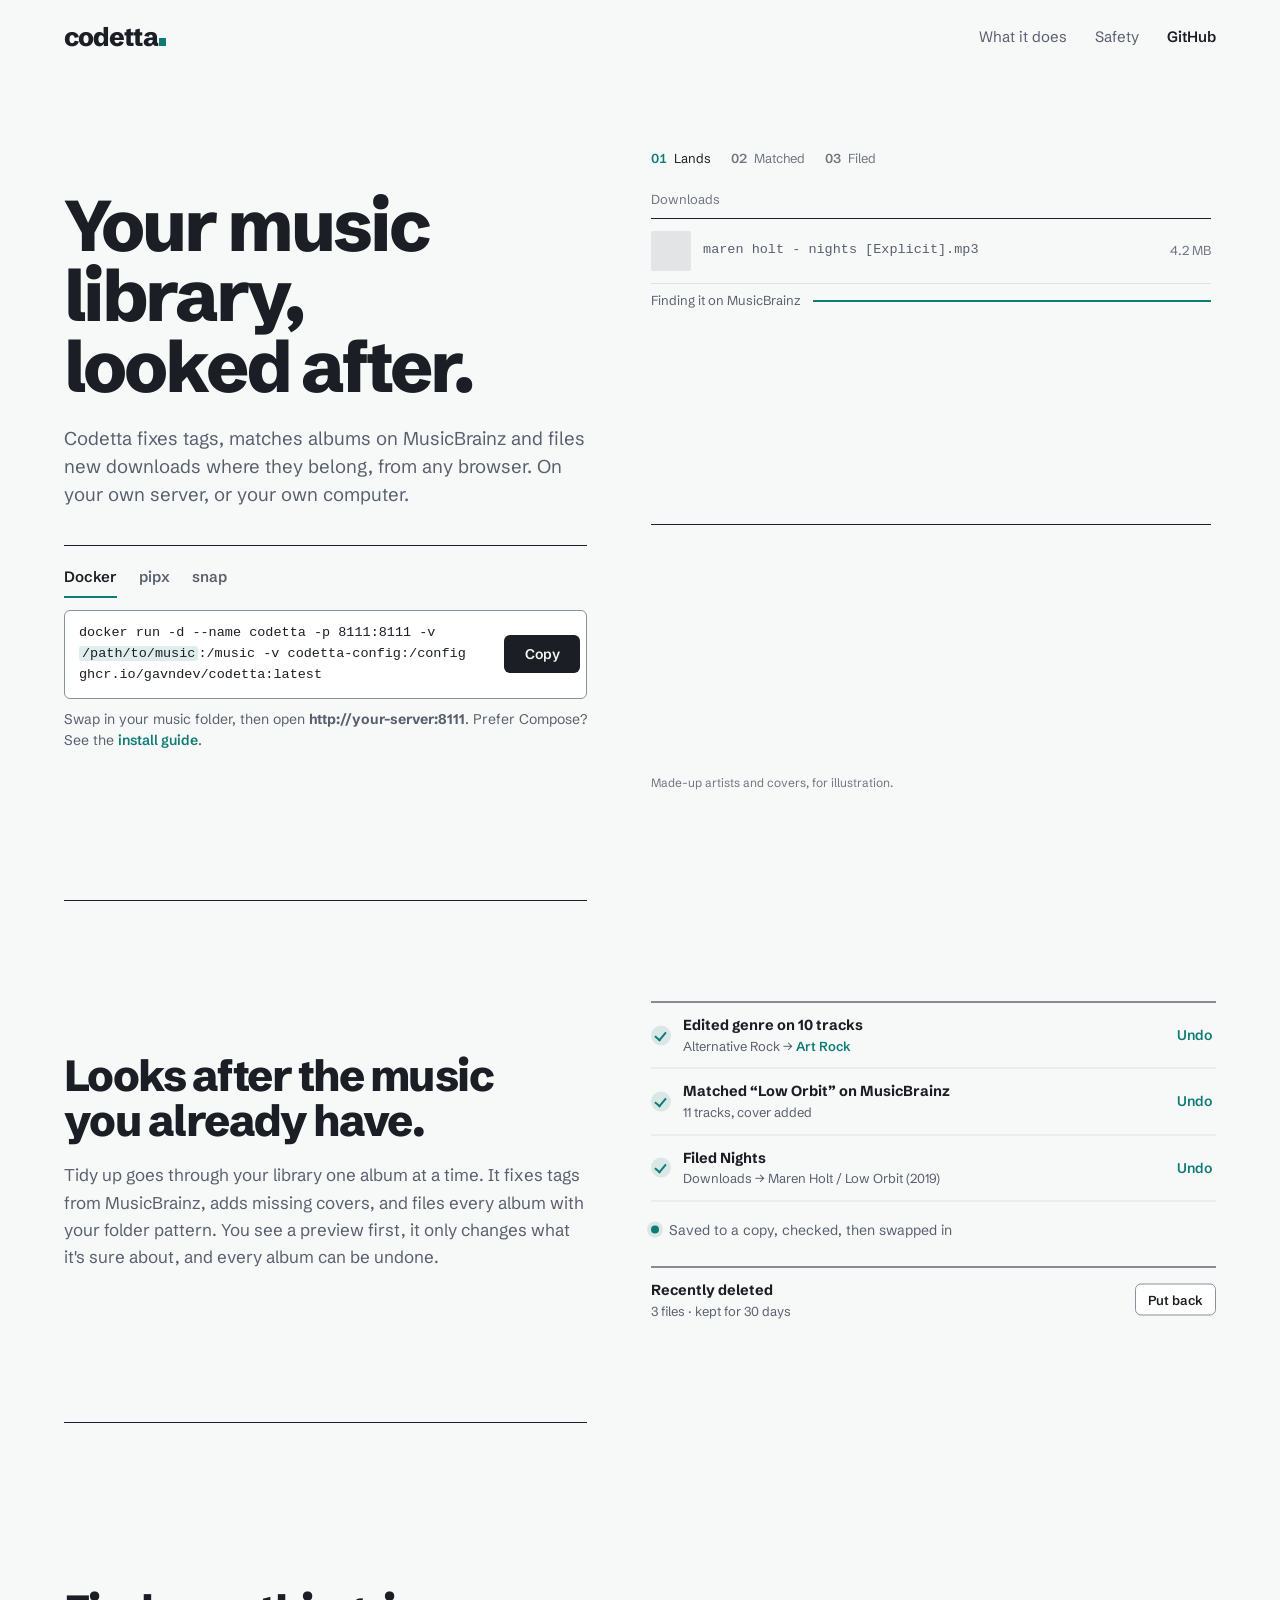
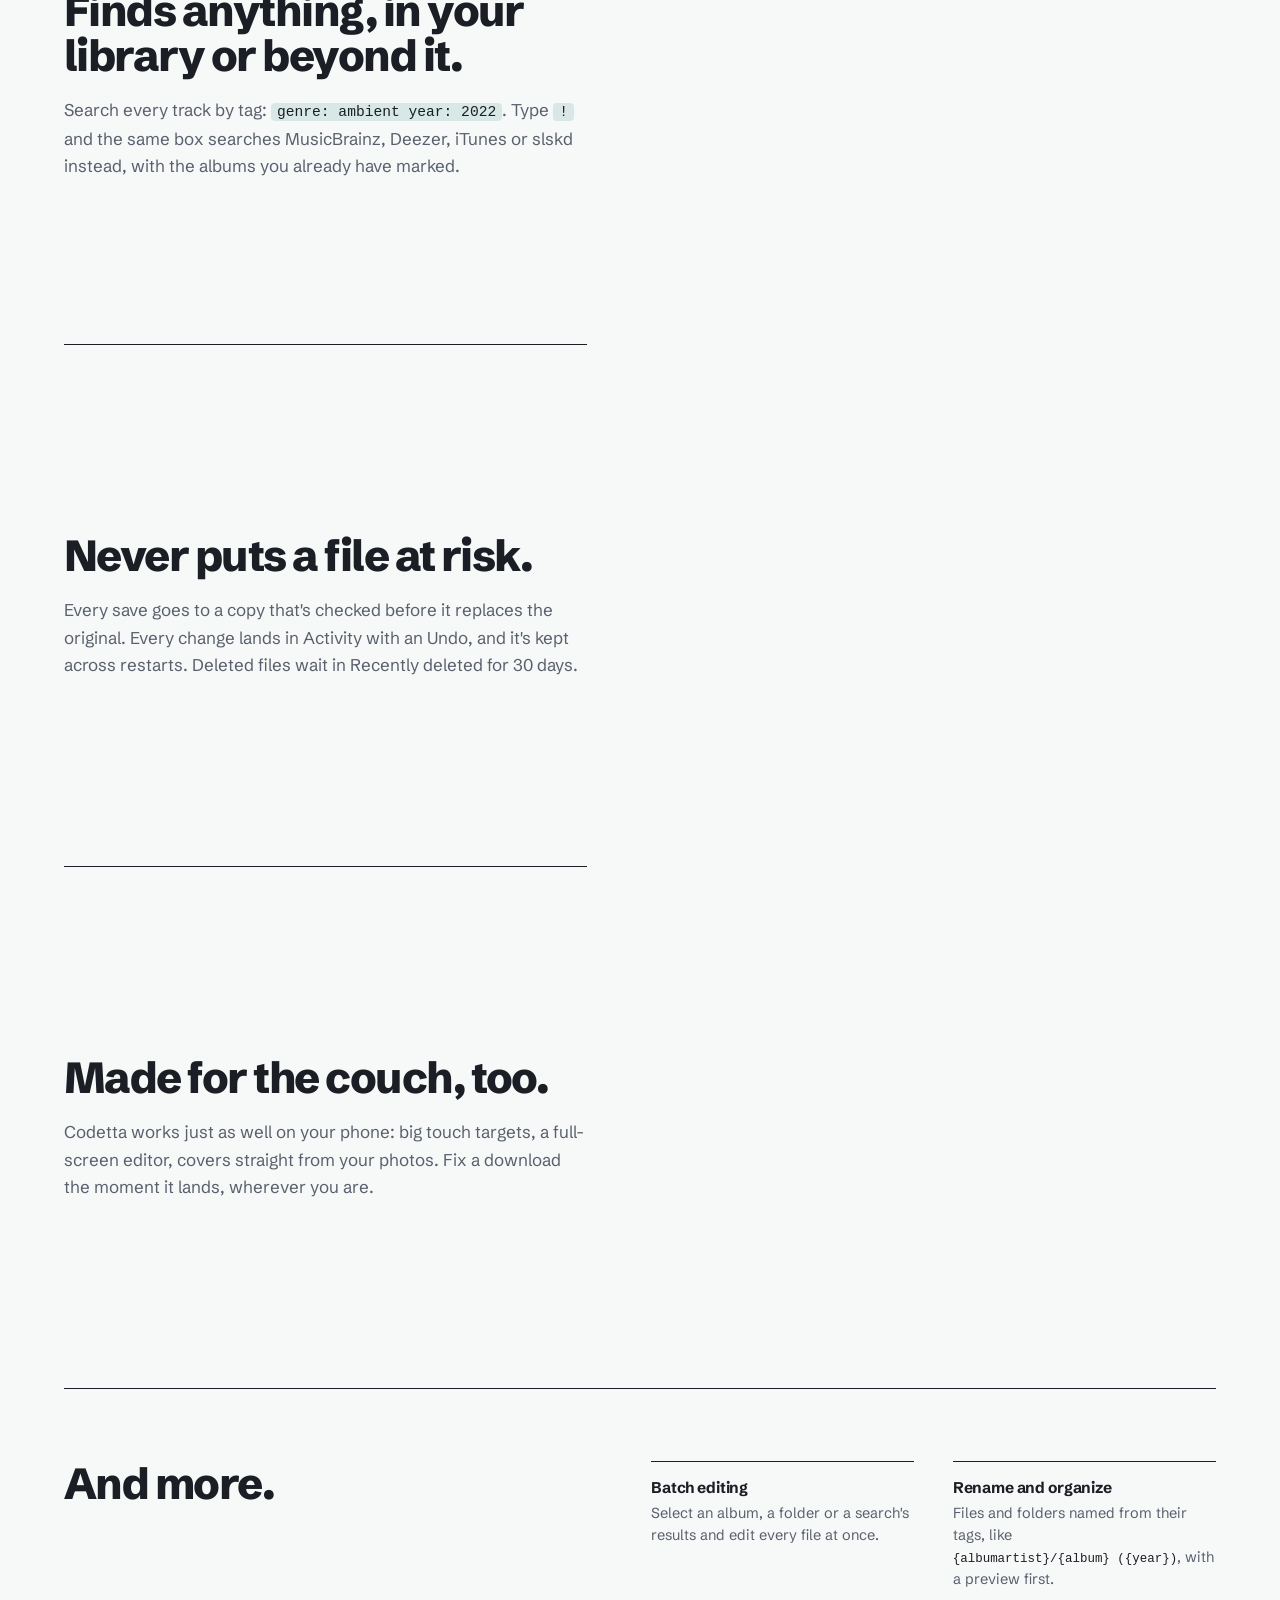
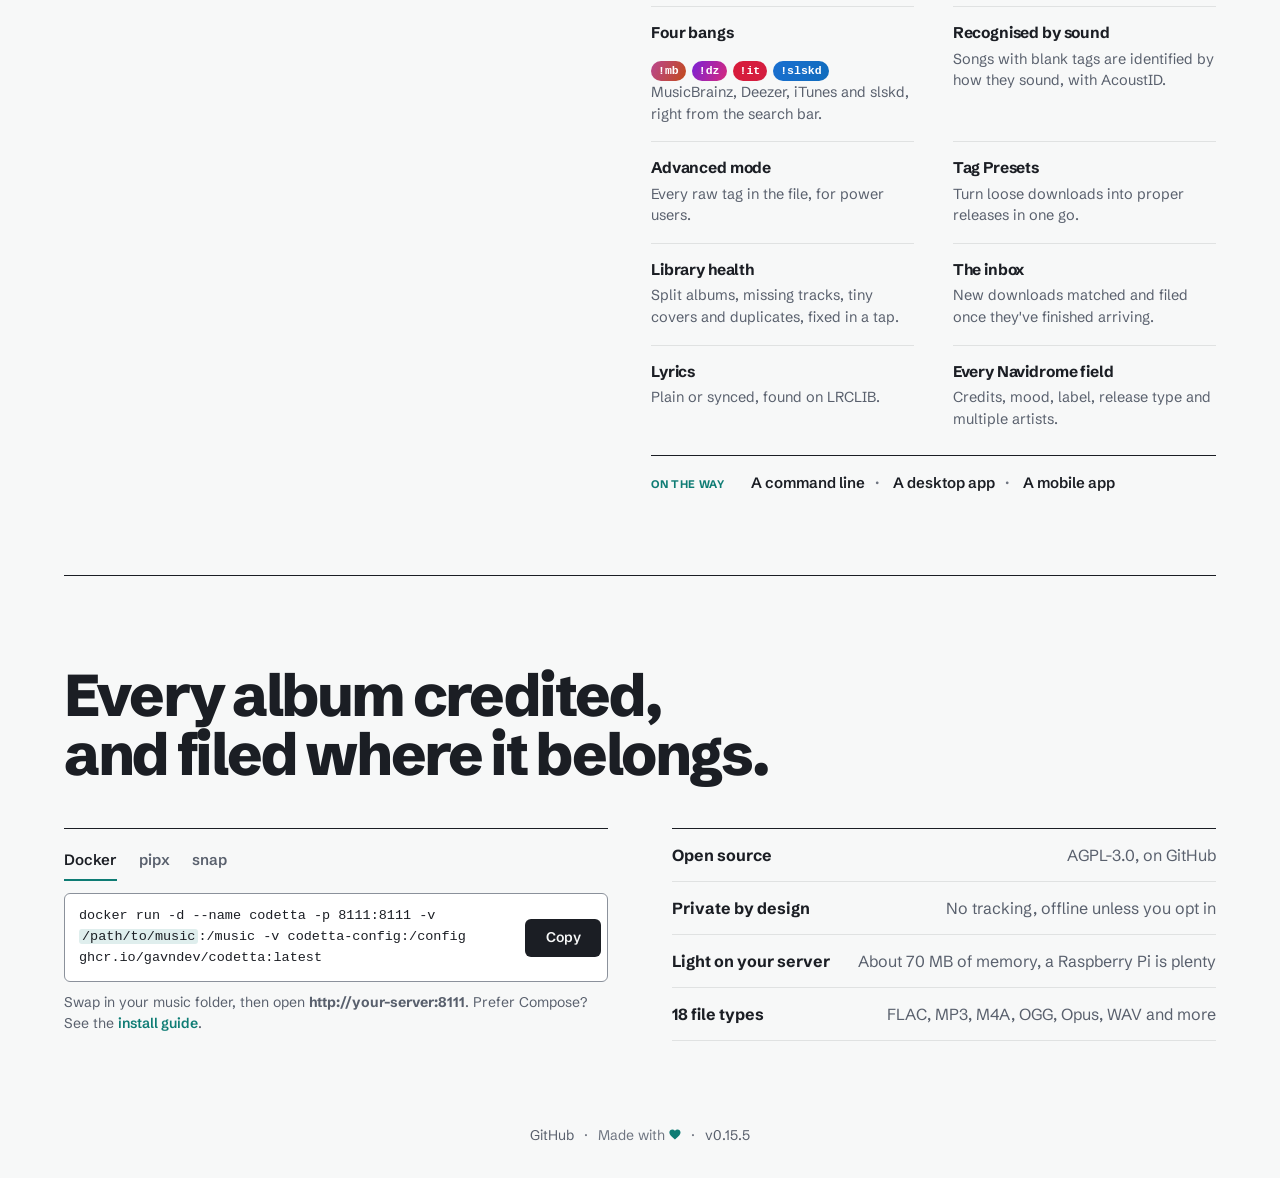
<file: site/index.html>
<!doctype html>
<html lang="en">
<head>
  <meta charset="utf-8">
  <meta name="viewport" content="width=device-width, initial-scale=1, viewport-fit=cover">
  <title>Codetta – self-hosted music tag editor and library manager</title>
  <meta name="description" content="Self-hosted music tag editor and library manager. Fix tags, match albums on MusicBrainz and organize FLAC and MP3 files from any browser, phone included. Free and open source.">
  <link rel="canonical" href="https://gavndev.github.io/codetta/">
  <meta name="google-site-verification" content="PlCFQQIg6nAC1Fc8z2s0qiPq2YGmrCqKHoKmEZnzqug">
  <meta name="theme-color" content="#f7f8f8" media="(prefers-color-scheme: light)">
  <meta name="theme-color" content="#131418" media="(prefers-color-scheme: dark)">
  <meta property="og:title" content="Codetta – self-hosted music tag editor and library manager">
  <meta property="og:site_name" content="Codetta">
  <meta property="og:description" content="Fix tags, match albums on MusicBrainz and file new downloads, from any browser. On your own server.">
  <meta property="og:image" content="https://gavndev.github.io/codetta/og.png">
  <meta property="og:url" content="https://gavndev.github.io/codetta/">
  <meta property="og:type" content="website">
  <meta property="og:image:alt" content="Codetta: your music library, looked after. Fix tags, match albums on MusicBrainz and organize files from any browser.">
  <meta name="twitter:card" content="summary_large_image">
  <meta name="twitter:title" content="Codetta – self-hosted music tag editor and library manager">
  <meta name="twitter:description" content="Fix tags, match albums on MusicBrainz and organize your music files, from any browser. On your own server.">
  <meta name="twitter:image" content="https://gavndev.github.io/codetta/og.png">
  <script type="application/ld+json">
  {
    "@context": "https://schema.org",
    "@type": "SoftwareApplication",
    "name": "Codetta",
    "description": "Self-hosted music tag editor and library manager. Fix tags, match albums on MusicBrainz and organize FLAC and MP3 files from any browser, phone included. Free and open source.",
    "url": "https://gavndev.github.io/codetta/",
    "image": "https://gavndev.github.io/codetta/og.png",
    "applicationCategory": "MultimediaApplication",
    "applicationSubCategory": "Music tag editor",
    "operatingSystem": "Linux, macOS, Windows, Docker",
    "license": "https://www.gnu.org/licenses/agpl-3.0.html",
    "isAccessibleForFree": true,
    "offers": { "@type": "Offer", "price": "0", "priceCurrency": "USD" },
    "codeRepository": "https://github.com/gavndev/codetta",
    "downloadUrl": "https://github.com/gavndev/codetta/releases",
    "sameAs": ["https://github.com/gavndev/codetta", "https://pypi.org/project/codetta/", "https://snapcraft.io/codetta", "https://alternativeto.net/software/codetta/about/"],
    "author": { "@type": "Person", "name": "Gavin Griggs", "url": "https://github.com/gavndev" }
  }
  </script>
  <link rel="icon" href="icon.svg" type="image/svg+xml">
  <link rel="apple-touch-icon" href="apple-touch-icon.png">
  <link rel="preload" href="fonts/schibsted-grotesk.woff2" as="font" type="font/woff2" crossorigin>
  <link rel="stylesheet" href="site.css">
  <script src="site.js" defer></script>
</head>
<body>
  <a class="skip" href="#get">Skip to install</a>

  <header class="top">
    <a class="wordmark" href="#" aria-label="Codetta home">codetta<i aria-hidden="true"></i></a>
    <nav aria-label="Page">
      <a href="#what">What it does</a>
      <a href="#safety">Safety</a>
      <a href="https://github.com/gavndev/codetta" class="gh">GitHub</a>
    </nav>
  </header>

  <main>
    <!-- Hero: the headline and the install command, beside one download's journey -->
    <section class="hero" aria-labelledby="hero-title">
      <div class="hero-copy">
        <h1 id="hero-title">Your music library, looked&nbsp;after.</h1>
        <p class="lede">Codetta fixes tags, matches albums on MusicBrainz and files new downloads where they belong, from any browser. On your own server, or your own computer.</p>

        <div class="get" id="get" data-install>
          <div class="tabs" role="tablist" aria-label="How to install">
            <button role="tab" aria-selected="true" data-tab="docker">Docker</button>
            <button role="tab" aria-selected="false" data-tab="pipx">pipx</button>
            <button role="tab" aria-selected="false" data-tab="snap">snap</button>
          </div>
          <div class="cmd">
            <code data-cmd></code>
            <button class="copy" type="button" data-copy>Copy</button>
          </div>
          <p class="hint" data-hint></p>
        </div>
      </div>

      <figure class="stage" aria-label="A download being matched, tagged and filed by Codetta">
        <ol class="steps" aria-hidden="true">
          <li data-step="1"><b>01</b> Lands</li>
          <li data-step="2"><b>02</b> Matched</li>
          <li data-step="3"><b>03</b> Filed</li>
        </ol>

        <div class="journey" data-journey>
          <p class="path"><span>Downloads</span></p>
          <div class="file" data-file>
            <span class="file-art" aria-hidden="true"></span>
            <span class="file-name">maren holt - nights [Explicit].mp3</span>
            <span class="file-size">4.2 MB</span>
          </div>
          <p class="finding" data-finding><span>Finding it on MusicBrainz</span><i class="bar"></i></p>

          <div class="spread" data-spread>
            <img class="cover" data-cover src="covers/low-orbit.webp" alt="Low Orbit by Maren Holt (made-up album)" width="640" height="640">
            <div class="spread-text">
              <h2>Nights</h2>
              <p>Maren Holt · Low Orbit · 2019</p>
              <span class="chip">Matched · 98%</span>
            </div>
          </div>

          <dl class="credits" data-credits>
            <div><dt>Title</dt><dd><s>nights [Explicit]</s> <em>Nights</em></dd></div>
            <div><dt>Artist</dt><dd><s>maren holt</s> <em>Maren Holt</em></dd></div>
            <div><dt>Album</dt><dd><s>Unknown Album</s> <em>Low Orbit</em></dd></div>
            <div><dt>Year</dt><dd><s>none</s> <em>2019</em></dd></div>
            <div><dt>Cover</dt><dd><s>none</s> <em>Added</em></dd></div>
          </dl>

          <p class="filed" data-filed><span>Filed in</span> <code>Maren Holt / Low Orbit (2019) / 09 Nights.mp3</code></p>
        </div>

        <div class="wall" data-wall aria-hidden="true"></div>
        <button class="replay" type="button" data-replay hidden>Play again</button>
        <figcaption class="note">Made-up artists and covers, for illustration.</figcaption>
      </figure>
    </section>

    <!-- What it does: chapter texts scroll on the left while one pinned stage on the right
         plays each chapter's scene (on phones, each scene sits under its text). -->
    <section class="chapters" id="what" aria-label="What Codetta does">
      <div class="chapter-list">
      <article class="chapter" data-scene="tidy">
        <div class="chapter-text">
          <h2>Looks after the music you already have.</h2>
          <p>Tidy up goes through your library one album at a time. It fixes tags from MusicBrainz, adds missing covers, and files every album with your folder pattern. You see a preview first, it only changes what it's sure about, and every album can be undone.</p>
        </div>
        <div class="scene scene-tidy" aria-hidden="true">
          <div class="scene-head"><b>Tidy up</b><span data-count>0 of 48 albums</span></div>
          <i class="progress"><i data-progress></i></i>
          <ul class="moves">
            <li><s>aurora lane/paper sat/01 lift off.flac</s><span>Aurora Lane / Paper Satellites (2023) / 01 Lift Off.flac</span></li>
            <li><s>Unknown Album/track03.mp3</s><span>Kōsei Mori / Northern Signal (2021) / 03 Northern Signal.mp3</span></li>
            <li><s>glass garden (deluxe)/1-04 cristal.m4a</s><span>Marisol Vega / Glass Garden (2025) / 04 Cristal.m4a</span></li>
            <li><s>VA/midnight tapes 320/06.flac</s><span>Nightfall Collective / Midnight Tapes (2024) / 06 Velvet Signal.flac</span></li>
          </ul>
          <div class="stats"><div><b data-fixed>0</b><span>fixed</span></div><div><b>31</b><span>already fine</span></div><div><b>2</b><span>need you</span></div></div>
        </div>
      </article>

      <article class="chapter" data-scene="search">
        <div class="chapter-text">
          <h2>Finds anything, in your library or beyond it.</h2>
          <p>Search every track by tag: <code>genre: ambient year: 2022</code>. Type <code>!</code> and the same box searches MusicBrainz, Deezer, iTunes or slskd instead, with the albums you already have marked.</p>
        </div>
        <div class="scene scene-search" aria-hidden="true">
          <div class="searchbox"><span class="bang c-dz" data-bang hidden><i></i><span data-bang-label>Deezer</span></span><span data-typed></span><i class="caret"></i><span class="ph" data-ph>Search anything</span></div>
          <div class="suggest" data-suggest hidden>
            <p>Search elsewhere</p>
            <ul>
              <li data-names="mb musicbrainz"><span class="chip c-mb">MusicBrainz</span><span>Artists and releases on MusicBrainz</span><kbd>!mb</kbd></li>
              <li data-names="slskd soulseek"><span class="chip c-sk">slskd</span><span>Look for music on Soulseek</span><kbd>!slskd</kbd></li>
              <li data-names="dz deezer"><span class="chip c-dz">Deezer</span><span>Albums on Deezer</span><kbd>!dz</kbd></li>
              <li data-names="it itunes apple"><span class="chip c-it">iTunes</span><span>Albums on iTunes and Apple Music</span><kbd>!it</kbd></li>
            </ul>
          </div>
          <ul class="results" data-results>
            <li><img src="covers/slow-bloom.webp" alt="" width="56" height="56"><span><b>Slow Bloom</b>The Quiet Hours · Album · 10 tracks</span><em class="have">In your library</em></li>
            <li><img src="covers/slow-bloom.webp" alt="" width="56" height="56"><span><b>Slow Bloom (Deluxe)</b>The Quiet Hours · Album · 14 tracks</span><em>Open on Deezer</em></li>
            <li><img class="alt" src="covers/slow-bloom.webp" alt="" width="56" height="56"><span><b>Slow Bloom (Remixes)</b>The Quiet Hours · EP · 4 tracks</span><em>Open on Deezer</em></li>
          </ul>
        </div>
      </article>

      <article class="chapter" id="safety" data-scene="undo">
        <div class="chapter-text">
          <h2>Never puts a file at risk.</h2>
          <p>Every save goes to a copy that's checked before it replaces the original. Every change lands in Activity with an Undo, and it's kept across restarts. Deleted files wait in Recently deleted for 30 days.</p>
        </div>
        <div class="scene scene-undo" aria-hidden="true">
          <ol class="activity">
            <li data-entry><i class="tick"></i><span><b>Edited genre on 10 tracks</b><small>Alternative Rock → <em>Art Rock</em></small></span><button tabindex="-1" data-undo>Undo</button></li>
            <li><i class="tick"></i><span><b>Matched “Low Orbit” on MusicBrainz</b><small>11 tracks, cover added</small></span><button tabindex="-1">Undo</button></li>
            <li><i class="tick"></i><span><b>Filed Nights</b><small>Downloads → Maren Holt / Low Orbit (2019)</small></span><button tabindex="-1">Undo</button></li>
          </ol>
          <p class="verify"><i></i>Saved to a copy, checked, then swapped in</p>
          <div class="trash"><span><b>Recently deleted</b><small>3 files · kept for 30 days</small></span><button tabindex="-1">Put back</button></div>
        </div>
      </article>

      <article class="chapter" data-scene="phone">
        <div class="chapter-text">
          <h2>Made for the couch, too.</h2>
          <p>Codetta works just as well on your phone: big touch targets, a full-screen editor, covers straight from your photos. Fix a download the moment it lands, wherever you are.</p>
        </div>
        <div class="scene scene-phone" aria-hidden="true">
          <div class="phone">
            <div class="phone-top"><span class="pm">c</span><span class="ps">Search Low Orbit</span></div>
            <div class="phone-album">
              <img src="covers/low-orbit.webp" alt="" width="96" height="96">
              <div><b>Low Orbit</b><span>Maren Holt · 2019</span><em>Synth-pop</em></div>
            </div>
            <ol class="phone-tracks">
              <li><b>05</b>Ground Control</li><li><b>06</b>Slow Burn</li><li><b>07</b>Gravity Well</li><li><b>08</b>Afterimage</li><li class="on"><b>09</b>Nights</li><li><b>10</b>Re-entry</li><li><b>11</b>Low Orbit</li>
            </ol>
            <div class="phone-sheet" data-sheet><span>Genre</span><b data-genre>Synth-pop</b><button tabindex="-1">Save</button></div>
          </div>
        </div>
      </article>
      </div>
      <div class="chapter-stage" aria-hidden="true"></div>
    </section>

    <!-- Close: one more chance to install, and the facts -->
    <!-- And more: the rest of what's in the box, then what's coming -->
    <section class="more" aria-labelledby="more-title">
      <div class="more-inner">
        <h2 id="more-title">And more.</h2>
        <div>
          <ul class="more-list">
            <li><b>Batch editing</b><span>Select an album, a folder or a search's results and edit every file at once.</span></li>
            <li><b>Rename and organize</b><span>Files and folders named from their tags, like <code>{albumartist}/{album} ({year})</code>, with a preview first.</span></li>
            <li><b>Four bangs</b><span><i class="chip c-mb">!mb</i> <i class="chip c-dz">!dz</i> <i class="chip c-it">!it</i> <i class="chip c-sk">!slskd</i> MusicBrainz, Deezer, iTunes and slskd, right from the search bar.</span></li>
            <li><b>Recognised by sound</b><span>Songs with blank tags are identified by how they sound, with AcoustID.</span></li>
            <li><b>Advanced mode</b><span>Every raw tag in the file, for power users.</span></li>
            <li><b>Tag Presets</b><span>Turn loose downloads into proper releases in one go.</span></li>
            <li><b>Library health</b><span>Split albums, missing tracks, tiny covers and duplicates, fixed in a tap.</span></li>
            <li><b>The inbox</b><span>New downloads matched and filed once they've finished arriving.</span></li>
            <li><b>Lyrics</b><span>Plain or synced, found on LRCLIB.</span></li>
            <li><b>Every Navidrome field</b><span>Credits, mood, label, release type and multiple artists.</span></li>
          </ul>
          <div class="soon"><b>On the way</b><span>A command line</span><span>A desktop app</span><span>A mobile app</span></div>
        </div>
      </div>
    </section>

    <section class="close" aria-labelledby="close-title">
      <div class="close-inner">
      <h2 id="close-title">Every album credited, and filed where it belongs.</h2>
      <div class="close-grid">
        <div class="get" data-install>
          <div class="tabs" role="tablist" aria-label="How to install">
            <button role="tab" aria-selected="true" data-tab="docker">Docker</button>
            <button role="tab" aria-selected="false" data-tab="pipx">pipx</button>
            <button role="tab" aria-selected="false" data-tab="snap">snap</button>
          </div>
          <div class="cmd">
            <code data-cmd></code>
            <button class="copy" type="button" data-copy>Copy</button>
          </div>
          <p class="hint" data-hint></p>
        </div>
        <ul class="facts">
          <li><b>Open source</b><span>AGPL-3.0, on GitHub</span></li>
          <li><b>Private by design</b><span>No tracking, offline unless you opt in</span></li>
          <li><b>Light on your server</b><span>About 70 MB of memory, a Raspberry Pi is plenty</span></li>
          <li><b>18 file types</b><span>FLAC, MP3, M4A, OGG, Opus, WAV and more</span></li>
        </ul>
      </div>
      </div>
    </section>
  </main>

  <footer class="foot">
    <a href="https://github.com/gavndev/codetta">GitHub</a>
    <span aria-hidden="true">·</span>
    <span>Made with <svg class="heart" viewBox="0 0 16 16" role="img" aria-label="love"><path d="M8 14.2 6.9 13.2C3 9.7.5 7.4.5 4.6.5 2.3 2.3.6 4.5.6c1.3 0 2.5.6 3.5 1.6C9 1.2 10.2.6 11.5.6c2.2 0 4 1.7 4 4 0 2.8-2.5 5.1-6.4 8.6z"/></svg></span>
    <span aria-hidden="true">·</span>
    <a href="https://github.com/gavndev/codetta/releases">v0.15.5</a>
  </footer>
</body>
</html>
</file>
<file: site/site.css>
/* Codetta's website. Liner Notes: booklet stock and ink, one spot colour (house teal),
   rules instead of boxes, album art as the only full colour. */

@font-face {
  font-family: "Schibsted Grotesk";
  src: url(fonts/schibsted-grotesk.woff2) format("woff2");
  font-weight: 400 900;
  font-display: swap;
}

:root {
  --bg: #f7f8f8;
  --sheet: #ffffff;
  --ink: #1b1e24;
  --muted: #59606d;
  --faint: #6f7581;
  --field: #8b919b;
  --hair: rgba(27, 30, 36, 0.1);
  --spot: #0e7c74;
  --spot-soft: color-mix(in oklab, var(--spot) 13%, transparent);
  --on-ink: #f7f8f8;
  --cover-shadow: 0 1px 2px rgba(0, 0, 0, 0.12), 0 14px 30px -12px rgba(0, 0, 0, 0.35);
  --lift: 0 24px 64px rgba(27, 30, 36, 0.16);
  --font: "Schibsted Grotesk", -apple-system, system-ui, sans-serif;
  --mono: ui-monospace, "SF Mono", Menlo, Consolas, monospace;
  --ease: cubic-bezier(0.16, 1, 0.3, 1);
  --pad: clamp(20px, 5vw, 96px);
  color-scheme: light;
}
@media (prefers-color-scheme: dark) {
  :root {
    --bg: #131418;
    --sheet: #1a1c21;
    --ink: #f0f0ec;
    --muted: #a4a9b4;
    --faint: #8a909b;
    --field: #6e737d;
    --hair: rgba(240, 240, 236, 0.1);
    --spot: #4fc3b4;
    --on-ink: #131418;
    --cover-shadow: 0 1px 2px rgba(0, 0, 0, 0.4), 0 16px 36px -12px rgba(0, 0, 0, 0.75);
    --lift: 0 24px 64px rgba(0, 0, 0, 0.55);
    color-scheme: dark;
  }
}

* { box-sizing: border-box; margin: 0; padding: 0; }
html { -webkit-text-size-adjust: 100%; scroll-behavior: smooth; scrollbar-color: var(--field) var(--bg); overflow-x: clip; }
body {
  background: var(--bg); color: var(--ink); font: 400 16px/1.5 var(--font);
  -webkit-font-smoothing: antialiased; caret-color: var(--spot); overflow-x: clip;
}
::selection { background: var(--spot-soft); color: var(--ink); }
a { color: inherit; text-underline-offset: 0.2em; text-decoration-thickness: 1px; }
img { display: block; max-width: 100%; }
button { font: inherit; color: inherit; cursor: pointer; }
:focus-visible { outline: 2px solid var(--spot); outline-offset: 3px; border-radius: 4px; }
code { font-family: var(--mono); font-size: 0.86em; }

.skip { position: absolute; left: 12px; top: -48px; background: var(--ink); color: var(--on-ink); padding: 8px 12px; border-radius: 6px; z-index: 10; }
.skip:focus { top: 12px; }

/* Top bar */
.top {
  display: flex; align-items: center; justify-content: space-between;
  padding: max(24px, env(safe-area-inset-top)) var(--pad) 0;
}
.wordmark { font-weight: 800; font-size: 26px; letter-spacing: -0.035em; text-decoration: none; line-height: 1; }
.wordmark i { display: inline-block; width: 0.29em; height: 0.29em; background: var(--spot); margin-left: 0.04em; }
.top nav { display: flex; gap: 28px; font-size: 15px; }
.top nav a { color: var(--muted); text-decoration: none; transition: color 160ms; }
.top nav a:hover { color: var(--ink); }
.top nav .gh { color: var(--ink); font-weight: 600; }

/* Hero */
.hero {
  display: grid; grid-template-columns: minmax(0, 1fr) minmax(0, 1.08fr); gap: clamp(32px, 5vw, 80px);
  align-items: center; padding: clamp(40px, 7vh, 88px) var(--pad) clamp(48px, 8vh, 96px);
  min-height: min(880px, calc(100svh - 50px)); max-width: 1480px; margin: 0 auto;
  overflow: clip; overflow-clip-margin: 0; /* the cover wall bleeds to the edges of the hero, never past them */
}
h1 {
  font-size: clamp(46px, 5.6vw, 82px); line-height: 0.98; font-weight: 800; letter-spacing: -0.04em;
  text-wrap: balance; max-width: 9.5em;
}
.lede { margin-top: 24px; font-size: clamp(17px, 1.45vw, 20px); line-height: 1.5; color: var(--muted); max-width: 32em; }

/* Install: a credit line you can copy */
.get { margin-top: 36px; border-top: 1.5px solid var(--ink); padding-top: 14px; max-width: 34rem; }
.tabs { display: flex; gap: 22px; }
.tabs button {
  background: none; border: 0; padding: 6px 0 8px; font-size: 15px; font-weight: 600; color: var(--muted);
  border-bottom: 2px solid transparent; transition: color 160ms, border-color 200ms var(--ease);
}
.tabs button:hover { color: var(--ink); }
.tabs button[aria-selected="true"] { color: var(--ink); border-bottom-color: var(--spot); }
.cmd {
  margin-top: 12px; display: flex; align-items: center; gap: 10px; min-height: 52px;
  padding: 6px 6px 6px 14px; background: var(--sheet); border: 1px solid var(--field); border-radius: 6px;
}
.cmd code { flex: 1; font-size: 13.5px; line-height: 1.55; white-space: normal; overflow-wrap: anywhere; padding: 6px 0; }
.cmd code mark { background: var(--spot-soft); color: inherit; border-radius: 3px; padding: 0 3px; }
.copy {
  flex: none; height: 38px; min-width: 76px; padding: 0 14px; border: 0; border-radius: 6px;
  background: var(--ink); color: var(--on-ink); font-weight: 600; font-size: 14px;
  transition: background-color 160ms, transform 120ms;
}
.copy:hover { background: color-mix(in oklab, var(--ink) 84%, var(--spot)); }
.copy:active { transform: scale(0.97); }
.copy.done { background: var(--spot); color: var(--on-ink); }
.hint { margin-top: 10px; font-size: 14px; color: var(--muted); }
.hint a { color: var(--spot); font-weight: 600; text-decoration: none; }
.hint a:hover { text-decoration: underline; }

/* The stage: one download's journey */
.stage { position: relative; min-height: clamp(560px, 64vh, 640px); display: flex; flex-direction: column; }
.steps { list-style: none; display: flex; gap: 20px; font-size: 13px; color: var(--faint); }
.steps li { transition: color 300ms; }
.steps b { font-weight: 600; font-variant-numeric: tabular-nums; margin-right: 4px; }
.steps li.on { color: var(--ink); }
.steps li.on b { color: var(--spot); }

.journey { position: relative; margin-top: 22px; max-width: 560px; transition: opacity 600ms var(--ease), transform 900ms var(--ease); }
.path { font-size: 13px; color: var(--faint); padding-bottom: 8px; border-bottom: 1.5px solid var(--ink); }
.file { display: flex; align-items: center; gap: 12px; padding: 12px 0; border-bottom: 1px solid var(--hair); font-size: 15px; }
.file-art { width: 40px; height: 40px; border-radius: 2px; background: color-mix(in oklab, var(--ink) 9%, transparent); flex: none; }
.file-name { flex: 1; font-family: var(--mono); font-size: 13.5px; color: var(--muted); overflow: hidden; text-overflow: ellipsis; white-space: nowrap; }
.file-size { font-size: 13px; color: var(--faint); }
.finding { display: flex; align-items: center; gap: 12px; height: 34px; font-size: 13px; color: var(--muted); }
.finding .bar { position: relative; flex: 1; height: 2px; background: var(--hair); overflow: hidden; }
.finding .bar::after { content: ""; position: absolute; inset: 0; background: var(--spot); transform: scaleX(var(--p, 0)); transform-origin: left; transition: transform 1.1s var(--ease); }

.spread { display: flex; align-items: flex-end; gap: 22px; margin-top: 10px; }
.cover { width: clamp(132px, 13.8vw, 200px); height: auto; aspect-ratio: 1; border-radius: 2px; box-shadow: var(--cover-shadow); }
.spread h2 { font-size: clamp(32px, 3.2vw, 46px); font-weight: 800; letter-spacing: -0.035em; line-height: 1; }
.spread p { margin-top: 8px; color: var(--muted); font-size: 15px; }
.chip { display: inline-block; margin-top: 12px; color: var(--spot); background: var(--spot-soft); font-weight: 700; font-size: 13px; padding: 3px 10px; border-radius: 4px; }

.credits { margin-top: 20px; border-top: 1.5px solid var(--ink); }
.credits div { display: grid; grid-template-columns: 96px 1fr; align-items: baseline; padding: 8px 0; border-bottom: 1px solid var(--hair); font-size: 14.5px; }
.credits dt { color: var(--muted); font-size: 13px; }
.credits dd { font-weight: 600; min-height: 1.4em; }
.credits s { color: var(--faint); font-weight: 400; text-decoration-thickness: 1px; transition: opacity 300ms; }
.credits em { font-style: normal; color: var(--spot); }
.filed { margin-top: 14px; font-size: 14px; color: var(--muted); }
.filed code { color: var(--ink); font-size: 13px; }

.wall {
  position: absolute; inset: -16% -30% -24% -2%; display: grid; grid-template-columns: repeat(3, minmax(0, 1fr));
  gap: 28px; transform: rotate(-6deg); pointer-events: none; opacity: 0; transition: opacity 900ms var(--ease);
  --fade-a: 60%; --fade-b: 76%;
  -webkit-mask-image: linear-gradient(90deg, transparent, #000 14%), linear-gradient(#000 var(--fade-a), transparent var(--fade-b));
  -webkit-mask-composite: source-in;
  mask-image: linear-gradient(90deg, transparent, #000 14%), linear-gradient(#000 var(--fade-a), transparent var(--fade-b));
  mask-composite: intersect;
}
.wall .col { display: flex; flex-direction: column; gap: 22px; }
.wall .col:nth-child(2) { margin-top: -90px; }
.wall .col:nth-child(3) { margin-top: 50px; }
.wall figure img { width: 100%; height: auto; aspect-ratio: 1; object-fit: cover; border-radius: 2px; box-shadow: var(--cover-shadow); }
.wall figcaption { margin-top: 8px; font-size: 13px; color: var(--muted); white-space: nowrap; overflow: hidden; text-overflow: ellipsis; }
.wall figcaption b { display: block; color: var(--ink); font-size: 14px; letter-spacing: -0.01em; }
.wall .new img { outline: 2px solid var(--spot); outline-offset: 4px; }
.wall .new figcaption b::after { content: "Just filed"; margin-left: 8px; font-size: 11px; font-weight: 700; color: var(--spot); background: var(--spot-soft); padding: 1px 6px; border-radius: 3px; }

.replay {
  position: absolute; right: 0; bottom: 0; height: 34px; padding: 0 14px; border-radius: 6px;
  border: 1px solid var(--field); background: var(--sheet); font-size: 14px; font-weight: 600;
}
.replay:hover { background: color-mix(in oklab, var(--sheet) 94%, var(--ink)); }
.note { position: relative; z-index: 2; margin-top: auto; padding-top: 20px; font-size: 12px; color: var(--faint); max-width: calc(100% - 170px); }
.js .stage.walled .note { align-self: flex-start; background: var(--bg); padding: 4px 10px 4px 0; border-radius: 0 6px 0 0; }
.replay { z-index: 2; }

/* Journey states, driven by data-phase on the stage (JS only: without it everything shows) */
.js .stage [data-file], .js .stage [data-finding], .js .stage [data-spread], .js .stage [data-filed] { opacity: 0; transform: translateY(10px); }
.js .stage [data-credits] > div { opacity: 0; transform: translateY(6px); }
.js .stage [data-credits] em { opacity: 0; }
.js .stage :is([data-file], [data-finding], [data-spread], [data-filed], [data-credits] > div) {
  transition: opacity 500ms var(--ease), transform 700ms var(--ease), filter 700ms var(--ease);
}
.js .stage [data-credits] em { transition: opacity 400ms var(--ease); }
.js .stage .cover { filter: blur(10px); transform: scale(0.94); transition: filter 900ms var(--ease), transform 900ms var(--ease); }
.js .stage .in { opacity: 1 !important; transform: none !important; }
.js .stage .in .cover, .js .stage .cover.in { filter: none; transform: none; }
.js .stage [data-credits] > div.fixed em { opacity: 1; }
.js .stage.walled .journey { opacity: 0; transform: translateX(-24px) scale(0.98); pointer-events: none; }
.js .stage.walled .wall { opacity: 1; }
.stage.matched { --spot: #b8492a; --spot-soft: color-mix(in oklab, #b8492a 13%, transparent); }
@media (prefers-color-scheme: dark) { .stage.matched { --spot: #f2915f; --spot-soft: color-mix(in oklab, #f2915f 16%, transparent); } }
.stage :is(.chip, .credits em, .finding .bar::after, .steps li.on b) { transition: color 700ms var(--ease), background-color 700ms var(--ease); }
/* The hand-off: the credits step aside, the cover flies into its slot in the wall. */
.js .stage.handoff .journey > :not([data-spread]), .js .stage.handoff .spread-text { opacity: 0; transition: opacity 400ms var(--ease); }
.js .stage .wall figure.new.waiting img { opacity: 0; }
.flying { position: fixed; z-index: 30; border-radius: 2px; box-shadow: var(--cover-shadow); pointer-events: none; will-change: transform; }
.js .stage.walled .steps { opacity: 0; }
.steps { transition: opacity 500ms var(--ease); }
.js .stage .wall figure { opacity: 0; transform: translateY(24px) scale(0.96); transition: opacity 700ms var(--ease), transform 900ms var(--ease); }
.js .stage.walled .wall figure { opacity: 1; transform: none; }

/* Chapters */
.chapters {
  max-width: 1480px; margin: 0 auto; padding: 0 var(--pad);
  display: grid; grid-template-columns: minmax(0, 1fr) minmax(0, 1.08fr); gap: clamp(32px, 5vw, 80px);
}
.chapter { display: flex; align-items: center; min-height: 58vh; padding: 48px 0; border-top: 1.5px solid var(--ink); }
.chapter .scene { display: none; } /* wide screens: the scenes live on the pinned stage */
.chapter-stage {
  position: sticky; top: calc(50vh - 290px); align-self: start; height: 580px; margin-top: calc(29vh - 290px);
}
.chapter-stage .scene { position: absolute; inset: 50% 0 auto 0; translate: 0 -50%; display: block; opacity: 0; transform: translateY(16px); filter: blur(6px);
  transition: opacity 600ms var(--ease), transform 800ms var(--ease), filter 700ms var(--ease); pointer-events: none; }
.chapter-stage .scene.active { opacity: 1; transform: none; filter: none; }
.chapter-text h2 { font-size: clamp(32px, 3.4vw, 50px); font-weight: 800; letter-spacing: -0.035em; line-height: 1.04; text-wrap: balance; max-width: 13em; }
.chapter-text p { margin-top: 18px; font-size: 17px; line-height: 1.6; color: var(--muted); max-width: 34em; }
.chapter-text code { color: var(--ink); background: var(--spot-soft); border-radius: 4px; padding: 1px 6px; white-space: nowrap; }
.scene { position: relative; }

.scene-head { display: flex; justify-content: space-between; align-items: baseline; font-size: 15px; }
.scene-head span { color: var(--muted); font-size: 13px; font-variant-numeric: tabular-nums; }
.progress { display: block; margin-top: 12px; height: 4px; border-radius: 4px; background: var(--hair); overflow: hidden; }
.progress i { display: block; height: 100%; width: var(--w, 0%); background: var(--spot); transition: width 1.6s var(--ease); }
.moves { list-style: none; margin-top: 18px; border-top: 1.5px solid var(--ink); }
.moves li { display: grid; padding: 10px 0; border-bottom: 1px solid var(--hair); font-size: 13.5px; gap: 2px; }
.moves s { font-family: var(--mono); font-size: 12.5px; color: var(--faint); }
.moves span { font-weight: 600; color: var(--faint); transition: color 500ms var(--ease); }
.moves li.done span { color: var(--ink); }
.stats { display: grid; grid-template-columns: repeat(3, 1fr); margin-top: 18px; border-top: 1.5px solid var(--ink); }
.stats div { display: grid; padding: 10px 12px 2px 0; }
.stats div + div { border-left: 1px solid var(--hair); padding-left: 14px; }
.stats b { font-size: 22px; font-weight: 800; letter-spacing: -0.02em; }
.stats span { font-size: 12.5px; color: var(--muted); }

.searchbox {
  display: flex; align-items: center; gap: 8px; min-height: 46px; padding: 9px 14px; border-radius: 6px;
  border: 2px solid var(--spot); font-size: 16px; background: var(--bg);
}
.scene-search { min-height: 290px; }
.ph { color: var(--faint); margin-left: -6px; min-width: 0; white-space: nowrap; overflow: hidden; text-overflow: ellipsis; }
.suggest { position: absolute; z-index: 2; top: 62px; left: 0; right: 0; padding: 8px; background: var(--sheet); border: 1px solid var(--hair);
  border-radius: 10px; box-shadow: var(--lift); transform-origin: 50% 0; animation: suggest-in 260ms cubic-bezier(0.32, 0.72, 0, 1) both; }
.suggest[hidden] { display: none; }
@keyframes suggest-in { from { opacity: 0; transform: translateY(-6px) scale(0.97); } }
.suggest p { margin: 2px 8px 6px; font-size: 11px; font-weight: 700; letter-spacing: 0.05em; text-transform: uppercase; color: var(--faint); }
.suggest ul { list-style: none; }
.suggest li { display: grid; grid-template-columns: 96px minmax(0, 1fr) auto; align-items: center; gap: 10px; min-height: 42px; padding: 0 8px;
  border-radius: 8px; font-size: 13px; color: var(--muted); transition: opacity 250ms var(--ease); }
.suggest li span:nth-child(2) { white-space: nowrap; overflow: hidden; text-overflow: ellipsis; }
.suggest li.on { background: var(--spot-soft); }
.suggest li.out { display: none; }
.suggest kbd { font: 12px var(--mono); color: var(--faint); }
.chip { display: inline-flex; align-items: center; height: 22px; padding: 0 8px; border-radius: 999px; color: #fff; font-size: 12px; font-weight: 700; font-style: normal; white-space: nowrap; }
.c-mb { background: linear-gradient(115deg, #ba478f, #c24a1a); } /* app colours, light ends deepened so white text reads */
.c-sk { background: linear-gradient(115deg, #1a6fd0, #0f6cbd); }
.c-dz { background: linear-gradient(115deg, #7b22d6, #d6297c); }
.c-it { background: linear-gradient(115deg, #d81b3a, #d41d40); }
.results img.alt { filter: grayscale(1) contrast(1.15); }
.results .fmt { flex: none; display: grid; place-items: center; width: 52px; height: 52px; border: 1px solid var(--field); border-radius: 2px;
  font: 700 10.5px var(--mono); color: var(--muted); }
.results em.btn { flex: none; padding: 4px 10px; border: 1px solid var(--field); border-radius: 6px; color: var(--ink); }
.results span { min-width: 0; }
.results b { overflow-wrap: anywhere; }
.caret { width: 2px; height: 20px; background: var(--spot); animation: blink 1s steps(1) infinite; }
@keyframes blink { 50% { opacity: 0; } }
.bang { display: inline-flex; align-items: center; gap: 5px; height: 24px; padding: 0 9px 0 7px; border-radius: 999px; color: #fff; font-size: 12.5px; font-weight: 700; }
.bang[hidden] { display: none; }
.bang i { width: 11px; height: 11px; border-radius: 50%; background: #fff; opacity: 0.9; }
.results { list-style: none; margin-top: 16px; border-top: 1.5px solid var(--ink); }
.results li { display: flex; align-items: center; gap: 14px; padding: 10px 0; border-bottom: 1px solid var(--hair); font-size: 13.5px; color: var(--muted); }
.results img { width: 52px; height: 52px; border-radius: 2px; box-shadow: var(--cover-shadow); }
.results span { flex: 1; display: grid; }
.results b { color: var(--ink); font-size: 15px; letter-spacing: -0.01em; }
.results em { font-style: normal; font-size: 12.5px; font-weight: 700; color: var(--muted); }
.results em.have { color: var(--spot); background: var(--spot-soft); padding: 2px 8px; border-radius: 4px; }
.js .scene-search .results li { opacity: 0; transform: translateY(8px); transition: opacity 500ms var(--ease), transform 700ms var(--ease); }
.js .scene-search .results li.in { opacity: 1; transform: none; }

.activity { list-style: none; border-top: 1.5px solid var(--ink); }
.activity li { display: flex; align-items: center; gap: 12px; padding: 12px 0; border-bottom: 1px solid var(--hair); }
.activity .tick { width: 20px; height: 20px; border-radius: 50%; background: var(--spot-soft); flex: none; position: relative; }
.activity .tick::after { content: ""; position: absolute; left: 6px; top: 4px; width: 5px; height: 9px; border: solid var(--spot); border-width: 0 2px 2px 0; transform: rotate(40deg); }
.activity span { flex: 1; display: grid; font-size: 14.5px; }
.activity small { font-size: 13px; color: var(--muted); }
.activity em { font-style: normal; color: var(--spot); font-weight: 600; }
.activity button { border: 0; background: none; color: var(--spot); font-weight: 600; font-size: 14px; padding: 6px 4px; border-radius: 6px; transition: background-color 200ms, color 200ms; }
.activity li.undone small { text-decoration: line-through; text-decoration-thickness: 1px; }
.activity li.undone button { color: var(--muted); }
.activity button.press { background: var(--spot-soft); }
.verify { display: flex; align-items: center; gap: 10px; margin-top: 18px; font-size: 14px; color: var(--muted); }
.trash { display: flex; align-items: center; gap: 12px; margin-top: 26px; padding-top: 12px; border-top: 1.5px solid var(--ink); }
.trash span { flex: 1; display: grid; font-size: 14.5px; }
.trash small { font-size: 13px; color: var(--muted); }
.trash button { height: 32px; padding: 0 12px; border: 1px solid var(--field); border-radius: 6px; background: var(--sheet); font-size: 13px; font-weight: 600; }
.verify i { width: 8px; height: 8px; border-radius: 50%; background: var(--spot); box-shadow: 0 0 0 4px var(--spot-soft); }

.scene-phone { display: grid; place-items: center; background: none; box-shadow: none; padding: 0; }
.phone {
  width: 280px; height: 540px; border-radius: 40px; padding: 18px 14px; background: var(--bg);
  border: 8px solid color-mix(in oklab, var(--ink) 88%, transparent); box-shadow: var(--lift); overflow: hidden; position: relative;
}
.phone-top { display: flex; justify-content: space-between; align-items: center; padding: 4px 6px 12px; }
.pm { width: 26px; height: 26px; border-radius: 2px; background: var(--spot); color: var(--on-ink); display: grid; place-items: center; font-weight: 800; font-size: 16px; }
.ps { width: 150px; height: 28px; border-radius: 6px; border: 1px solid var(--field); display: flex; align-items: center; padding: 0 9px; font-size: 11px; color: var(--faint); }
.phone-album { display: flex; gap: 12px; align-items: flex-end; padding: 8px 6px 14px; }
.phone-album img { width: 86px; height: 86px; border-radius: 2px; box-shadow: var(--cover-shadow); }
.phone-album div { display: grid; }
.phone-album b { font-size: 22px; font-weight: 800; letter-spacing: -0.03em; line-height: 1.05; }
.phone-album span { font-size: 12px; color: var(--muted); }
.phone-album em { font-style: normal; justify-self: start; margin-top: 6px; font-size: 11px; font-weight: 700; color: var(--spot); background: var(--spot-soft); padding: 2px 7px; border-radius: 3px; }
.phone-tracks { list-style: none; border-top: 1.5px solid var(--ink); margin: 0 6px; }
.phone-tracks li { display: flex; gap: 12px; padding: 9px 0; border-bottom: 1px solid var(--hair); font-size: 14px; font-weight: 600; }
.phone-tracks b { width: 18px; color: var(--muted); font-weight: 600; font-variant-numeric: tabular-nums; text-align: right; }
.phone-tracks li.on, .phone-tracks li.on b { color: var(--spot); }
.phone-sheet {
  position: absolute; left: 0; right: 0; bottom: 0; display: flex; align-items: center; gap: 10px; padding: 16px 18px 22px;
  background: var(--sheet); border-radius: 18px 18px 0 0; box-shadow: 0 -12px 30px rgba(0, 0, 0, 0.12); font-size: 14px;
  transform: translateY(100%); transition: transform 600ms var(--ease);
}
.phone-sheet span { color: var(--muted); font-size: 12px; }
.phone-sheet b { flex: 1; border-bottom: 1px solid var(--spot); padding-bottom: 2px; }
.phone-sheet button { border: 0; background: var(--ink); color: var(--on-ink); border-radius: 6px; height: 32px; padding: 0 12px; font-weight: 600; font-size: 13px; }
.phone-sheet.up { transform: none; }

/* Close */
.more { max-width: 1480px; margin: 0 auto; padding: 0 var(--pad); }
.more-inner { display: grid; grid-template-columns: minmax(0, 1fr) minmax(0, 1.08fr); gap: clamp(32px, 5vw, 80px);
  border-top: 1.5px solid var(--ink); padding: clamp(48px, 8vh, 88px) 0 clamp(56px, 9vh, 96px); }
.more h2 { font-size: clamp(32px, 3.4vw, 50px); font-weight: 800; letter-spacing: -0.035em; line-height: 1.04; }
.more-list { list-style: none; display: grid; grid-template-columns: repeat(2, minmax(0, 1fr)); column-gap: clamp(24px, 3vw, 44px); }
.more-list li { display: grid; align-content: start; gap: 4px; padding: 14px 0 16px; border-top: 1px solid var(--hair); font-size: 14.5px; line-height: 1.5; color: var(--muted); }
.more-list li:nth-child(-n+2) { border-top: 1.5px solid var(--ink); }
.more-list b { color: var(--ink); font-size: 15.5px; letter-spacing: -0.01em; }
.more-list code { color: var(--ink); white-space: nowrap; }
.more-list .chip { height: 20px; padding: 0 7px; font: 700 11.5px var(--mono); vertical-align: 1px; margin-right: 2px; }
.soon { display: flex; flex-wrap: wrap; align-items: baseline; gap: 6px 22px; margin-top: 8px; padding-top: 16px; border-top: 1.5px solid var(--ink); font-size: 15px; font-weight: 600; }
.soon b { font-size: 11px; letter-spacing: 0.06em; text-transform: uppercase; color: var(--spot); margin-right: 4px; }
.soon span + span::before { content: "·"; color: var(--faint); margin: 0 14px 0 -12px; }
.close { max-width: 1480px; margin: 0 auto; padding: 0 var(--pad) 56px; }
.close-inner { border-top: 1.5px solid var(--ink); padding-top: clamp(64px, 10vh, 112px); }
.close h2 { font-size: clamp(38px, 4.6vw, 68px); font-weight: 800; letter-spacing: -0.04em; line-height: 1; text-wrap: balance; max-width: 12em; }
.close-grid { display: grid; grid-template-columns: minmax(0, 1fr) minmax(0, 1fr); gap: clamp(32px, 5vw, 80px); align-items: start; margin-top: 8px; }
.facts { list-style: none; margin-top: 36px; border-top: 1.5px solid var(--ink); }
.facts li { display: flex; justify-content: space-between; gap: 16px; align-items: baseline; padding: 14px 0; border-bottom: 1px solid var(--hair); font-size: 16px; }
.facts b { font-weight: 700; }
.facts span { color: var(--muted); text-align: right; }

.foot {
  display: flex; justify-content: center; gap: 10px; flex-wrap: wrap;
  padding: 28px var(--pad) max(32px, env(safe-area-inset-bottom)); font-size: 14px; color: var(--faint);
}
.foot a { color: var(--muted); text-decoration: none; }
.foot a:hover { color: var(--ink); text-decoration: underline; }
.heart { width: 0.85em; height: 0.85em; vertical-align: -0.06em; fill: var(--spot); }

/* Medium */
@media (max-width: 1100px) {
  .hero, .chapters, .more-inner { grid-template-columns: 1fr; }
  .hero { min-height: 0; }
  .chapter-stage { display: none; }
  .chapter { display: grid; gap: 24px; min-height: 0; padding: 40px 0 48px; }
  .chapter .scene { display: block; }
  .stage { max-width: 640px; }
  .scene { max-width: 640px; }
  .close-grid { grid-template-columns: 1fr; }
}

/* Phones */
@media (max-width: 640px) {
  .top nav a:not(.gh) { display: none; }
  .hero { padding-top: 28px; gap: 36px; }
  .lede { font-size: 17px; }
  .get { margin-top: 28px; }
  .cmd code { font-size: 12.5px; }
  .stage { min-height: 600px; }
  .steps { gap: 14px; }
  .credits div { grid-template-columns: 74px 1fr; font-size: 14px; }
  .wall { inset: 0 -22% -6% -4%; gap: 14px; } /* stays inside the stage: never over the install panel */
  .wall .col { gap: 12px; }
  .wall .col:nth-child(2) { margin-top: -40px; }
  .wall .col:nth-child(3) { margin-top: 30px; }
  .wall figcaption { font-size: 11px; }
  .wall figcaption b { font-size: 12px; }
  .wall { --fade-a: 74%; --fade-b: 90%; }
  .more-list { grid-template-columns: 1fr; }
  .more-list li:nth-child(2) { border-top: 1px solid var(--hair); }
  .suggest li span:nth-child(2) { display: none; }
  .suggest li { grid-template-columns: auto 1fr; }
  .suggest kbd { justify-self: end; }
  .moves li:nth-child(n+4), .phone-tracks li:nth-child(-n+2) { display: none; } /* a shorter page on phones */
  .phone { height: 470px; }
  .moves span { font-size: 13px; }
  .chapter-text p, .facts li { font-size: 16px; }
  .facts li { flex-direction: column; gap: 2px; }
  .facts span { text-align: left; }
}

@media (prefers-reduced-motion: reduce) {
  html { scroll-behavior: auto; }
  *, *::before, *::after { transition-duration: 0.01ms !important; animation: none !important; }
}
.js .stage .wall figure.new { transform: none; } /* measured for the cover's flight; hidden until it lands */
</file>
